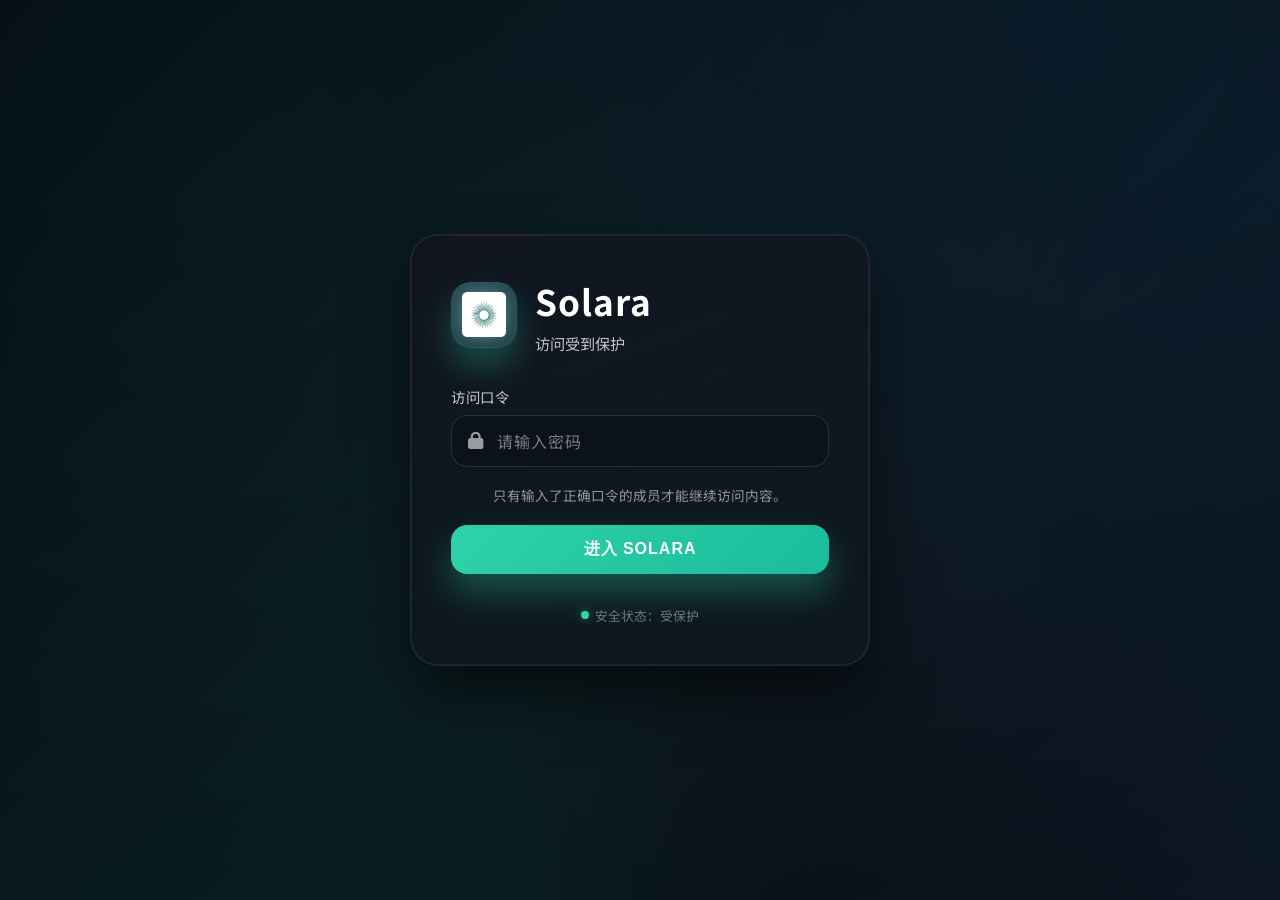
<file: login.html>
<!DOCTYPE html>
<html lang="zh-CN" class="login-page-root">
<head>
  <meta charset="UTF-8">
  <meta http-equiv="Cache-Control" content="no-cache, no-store, must-revalidate">
  <meta http-equiv="Pragma" content="no-cache">
  <meta http-equiv="Expires" content="0">
  <meta name="viewport" content="width=device-width, initial-scale=1.0, maximum-scale=1.0, user-scalable=no">
  <title>登录 - Solara</title>
  <link rel="icon" type="image/svg+xml" href="/favicon.svg">
  <link rel="icon" type="image/png" sizes="32x32" href="/favicon.png">
  <link rel="apple-touch-icon" sizes="180x180" href="/favicon.png">
  <link rel="preconnect" href="https://fonts.googleapis.com">
  <link rel="preconnect" href="https://fonts.gstatic.com" crossorigin>
  <link href="https://fonts.googleapis.com/css2?family=Noto+Sans+SC:wght@300;400;500;700&display=swap" rel="stylesheet">
  <link rel="stylesheet" href="https://cdnjs.cloudflare.com/ajax/libs/font-awesome/6.5.2/css/all.min.css">
  <link rel="stylesheet" href="css/style.css?v=20260521_v11">
  <script src="js/i18n.js?v=20260521_v11"></script>
  <script>
    (function () {
      const ua = navigator.userAgent || "";
      const isMobileUA = /android|iphone|ipad|ipod|mobile|blackberry|phone|opera mini|windows phone/i.test(ua);
      const isSmallScreen = typeof window.matchMedia === "function" && window.matchMedia("(max-width: 820px)").matches;
      const isTablet = (navigator.maxTouchPoints > 0 || 'ontouchstart' in window || 'DocumentTouch' in window) && 
                       !/windows/i.test(ua) && 
                       !/cros/i.test(ua) &&
                       typeof window.matchMedia === "function" && 
                       window.matchMedia("(max-width: 1920px)").matches;
      const isMobile = isMobileUA || isSmallScreen || isTablet;
      window.__SOLARA_IS_MOBILE = isMobile;
      if (!isMobile) {
        document.documentElement.classList.add("desktop-view");
        const desktopLink = document.createElement("link");
        desktopLink.rel = "stylesheet";
        desktopLink.href = "css/desktop.css?v=20260521_v11";
        desktopLink.id = "desktopStylesheet";
        document.head.appendChild(desktopLink);
        return;
      }
      document.documentElement.classList.add("mobile-view");
      if (isTablet) {
        document.documentElement.classList.add("tablet-view");
      }
      const link = document.createElement("link");
      link.rel = "stylesheet";
      link.href = "css/mobile.css?v=20260521_v11";
      link.id = "mobileStylesheet";
      document.head.appendChild(link);
      if (isTablet) {
        const tabletLink = document.createElement("link");
        tabletLink.rel = "stylesheet";
        tabletLink.href = "css/tablet.css?v=20260521_v11";
        tabletLink.id = "tabletStylesheet";
        document.head.appendChild(tabletLink);
      }
      const setViewportUnit = () => {
        const viewportHeight = window.visualViewport ? window.visualViewport.height : window.innerHeight;
        if (typeof viewportHeight === "number" && !Number.isNaN(viewportHeight)) {
          document.documentElement.style.setProperty("--mobile-vh", `${viewportHeight}px`);
        }
      };
      const updateLoginLayout = () => {
        const body = document.body;
        const viewport = window.visualViewport;
        const rawWidth = viewport ? viewport.width : window.innerWidth;
        const hasNumericWidth = typeof rawWidth === "number" && !Number.isNaN(rawWidth);
        const fallbackWidth = window.innerWidth || document.documentElement.clientWidth || 0;
        const width = hasNumericWidth ? rawWidth : fallbackWidth;
        const orientationQuery = typeof window.matchMedia === "function" ? window.matchMedia("(orientation: portrait)") : null;
        const isPortrait = orientationQuery ? orientationQuery.matches : window.innerHeight >= window.innerWidth;
        const isNarrow = width <= 820;
        if (body) {
          body.classList.toggle("portrait-mobile", Boolean(isPortrait && isNarrow));
        }
        let scale = 1;
        if (width) {
          if (isPortrait && width < 430) {
            scale = Math.min(1, Math.max(0.8, width / 430));
          } else if (!isPortrait && width < 540) {
            scale = Math.min(1, Math.max(0.85, width / 540));
          }
        }
        document.documentElement.style.setProperty("--login-scale", scale.toFixed(4));
      };
      const handleLayoutChange = () => {
        setViewportUnit();
        updateLoginLayout();
      };
      const applyBodyClass = () => {
        if (document.body) {
          document.body.classList.add("mobile-view");
          if (isTablet) {
            document.body.classList.add("tablet-view");
          }
        }
        handleLayoutChange();
      };
      if (document.readyState === "loading") {
        document.addEventListener("DOMContentLoaded", applyBodyClass, { once: true });
      } else {
        applyBodyClass();
      }
      window.addEventListener("resize", handleLayoutChange);
      window.addEventListener("orientationchange", handleLayoutChange);
      if (window.visualViewport) {
        window.visualViewport.addEventListener("resize", handleLayoutChange);
        window.visualViewport.addEventListener("scroll", handleLayoutChange);
      }
      handleLayoutChange();
    })();
  </script>
  <style>
    :root {
      --login-scale: 1;
    }

    html.login-page-root {
      min-height: var(--mobile-vh, 100dvh);
      height: auto;
    }

    html.login-page-root,
    body.login-page {
      overflow-x: hidden;
    }

    html.login-page-root.mobile-view {
      height: auto;
      overflow-y: auto;
    }

    body.login-page {
      position: relative;
      margin: 0;
      padding: clamp(16px, 4vw, 40px);
      font-family: 'Noto Sans SC', 'Segoe UI', Arial, sans-serif;
      display: flex;
      justify-content: center !important;
      align-items: center !important;
      min-height: var(--mobile-vh, 100dvh);
      color: var(--text-color);
      background: radial-gradient(circle at 20% 20%, rgba(26, 188, 156, 0.35), transparent 55%),
                  radial-gradient(circle at 80% 0%, rgba(52, 152, 219, 0.28), transparent 50%),
                  #07090f;
      overflow-x: hidden;
      overflow-y: auto;
    }

    body.login-page.mobile-view {
      position: static;
      inset: auto;
      width: auto;
      height: auto;
      min-height: var(--mobile-vh, 100dvh);
      padding: calc(env(safe-area-inset-top, 0px) + clamp(18px, 6vw, 32px))
               clamp(18px, 6vw, 32px)
               calc(env(safe-area-inset-bottom, 0px) + clamp(24px, 7vw, 36px));
      display: flex;
      flex-direction: column;
      justify-content: center;
      align-items: center;
      overflow-y: auto;
    }

    body.login-page.mobile-view.portrait-mobile {
      padding: calc(env(safe-area-inset-top, 0px) + clamp(20px, 8vw, 32px))
               clamp(18px, 7vw, 28px)
               calc(env(safe-area-inset-bottom, 0px) + clamp(26px, 9vw, 38px));
    }

    body.login-page.mobile-view .background-stage {
      display: block;
    }

    .background-stage {
      position: fixed;
      inset: 0;
      width: 100%;
      max-width: 100vw;
      box-sizing: border-box;
      overflow: hidden;
      pointer-events: none;
      z-index: -2;
    }

    .background-stage__layer {
      position: absolute;
      inset: -40% -20%;
      filter: blur(110px);
      opacity: 0.8;
      transform: rotate(5deg);
      background: conic-gradient(from 180deg,
        rgba(26, 188, 156, 0.55),
        rgba(64, 224, 208, 0.35),
        rgba(52, 152, 219, 0.4),
        rgba(17, 17, 23, 0.8));
      animation: auroraShift 18s ease-in-out infinite alternate;
    }

    .background-stage__layer::after {
      content: "";
      position: absolute;
      inset: 20% 18% 15% 25%;
      border-radius: 50%;
      background: radial-gradient(circle, rgba(255, 255, 255, 0.18), transparent 60%);
      animation: pulse 12s ease-in-out infinite;
    }

    .background-stage__overlay {
      position: absolute;
      inset: 0;
      background: linear-gradient(135deg, rgba(5, 10, 18, 0.92) 0%, rgba(8, 17, 24, 0.65) 100%);
      z-index: 1;
    }

    @keyframes auroraShift {
      0% { transform: translateY(-5%) rotate(8deg) scale(1.1); }
      50% { transform: translateY(3%) rotate(2deg) scale(1.05); }
      100% { transform: translateY(-2%) rotate(-4deg) scale(1.12); }
    }

    @keyframes pulse {
      0%, 100% { opacity: 0.45; transform: scale(1); }
      50% { opacity: 0.8; transform: scale(1.1); }
    }

    .login-shell {
      position: relative;
      width: min(460px, 100%);
      z-index: 2;
      display: flex;
      align-items: center;
      justify-content: center;
      margin-inline: auto;
      min-height: calc(var(--mobile-vh, 100dvh) - env(safe-area-inset-top, 0px) - env(safe-area-inset-bottom, 0px));
    }

    html.desktop-view .login-shell {
      min-height: auto;
    }

    body.login-page.mobile-view .login-shell {
      width: 100%;
      max-width: 440px;
      padding: 0;
      min-height: auto;
      flex: 1 1 auto;
    }

    body.login-page.mobile-view.portrait-mobile .login-shell {
      min-height: auto;
    }

    .login-container {
      background: linear-gradient(160deg, rgba(17, 21, 32, 0.9) 0%, rgba(14, 24, 29, 0.78) 100%);
      border-radius: 28px;
      padding: clamp(28px, 5vw, 40px);
      border: 1px solid rgba(255, 255, 255, 0.08);
      box-shadow:
        0 30px 60px rgba(0, 0, 0, 0.55),
        inset 0 0 0 1px rgba(255, 255, 255, 0.05);
      display: flex;
      flex-direction: column;
      gap: clamp(20px, 4vw, 32px);
      backdrop-filter: blur(18px);
      -webkit-backdrop-filter: blur(18px);
      color: #f2f6f9;
      width: 100%;
      box-sizing: border-box;
      transform: scale(var(--login-scale));
      transform-origin: center;
      transition: transform 0.25s ease;
      will-change: transform;
      margin-inline: auto;
    }

    body.login-page.mobile-view.portrait-mobile .login-container {
      justify-content: center;
    }

    .login-header {
      display: flex;
      align-items: center;
      gap: 18px;
    }

    .logo-circle {
      width: 64px;
      height: 64px;
      border-radius: 20px;
      background: linear-gradient(145deg, rgba(34, 48, 63, 0.85), rgba(22, 36, 48, 0.95));
      border: 1px solid rgba(82, 233, 210, 0.25);
      display: flex;
      align-items: center;
      justify-content: center;
      box-shadow:
        0 18px 32px rgba(51, 211, 175, 0.28),
        inset 0 0 18px rgba(82, 233, 210, 0.22);
      overflow: hidden;
    }

    .logo-circle img {
      width: 70%;
      height: 70%;
      object-fit: contain;
      filter: brightness(0) invert(1) drop-shadow(0 0 10px rgba(146, 255, 236, 0.6));
    }

    .title-group {
      display: flex;
      flex-direction: column;
      gap: 6px;
    }

    .login-title {
      font-size: clamp(1.9rem, 3vw, 2.2rem);
      font-weight: 700;
      margin: 0;
      letter-spacing: 1px;
      color: #ffffff;
    }

    .login-desc {
      margin: 0;
      color: rgba(255, 255, 255, 0.75);
      font-size: 0.95rem;
    }

    .login-form {
      display: flex;
      flex-direction: column;
      gap: 18px;
    }

    .field {
      display: flex;
      flex-direction: column;
      gap: 8px;
    }

    .field-label {
      font-size: 0.9rem;
      letter-spacing: 0.5px;
      color: rgba(255, 255, 255, 0.76);
    }

    .input-wrapper {
      position: relative;
      display: flex;
      align-items: center;
      background: rgba(12, 18, 24, 0.75);
      border: 1px solid rgba(255, 255, 255, 0.12);
      border-radius: 16px;
      padding: 12px 16px;
      transition: border-color 0.3s ease, box-shadow 0.3s ease;
    }

    .input-wrapper:focus-within {
      border-color: rgba(51, 211, 175, 0.8);
      box-shadow: 0 0 0 3px rgba(51, 211, 175, 0.18);
    }

    .input-wrapper i {
      color: rgba(255, 255, 255, 0.58);
      font-size: 1.1rem;
      margin-right: 12px;
    }

    .login-form input {
      flex: 1;
      background: transparent;
      border: none;
      outline: none;
      color: #ffffff;
      font-size: 1rem;
      font-family: inherit;
      letter-spacing: 1px;
    }

    .login-form input::placeholder {
      color: rgba(255, 255, 255, 0.45);
    }

    .login-hint {
      margin: 0;
      font-size: 0.85rem;
      color: rgba(255, 255, 255, 0.55);
      line-height: 1.6;
      text-align: center;
    }

    .login-form button {
      padding: 14px 18px;
      border: none;
      border-radius: 16px;
      background: linear-gradient(135deg, #2fd2a8, #1abc9c);
      color: #ffffff;
      font-size: 1rem;
      font-weight: 600;
      letter-spacing: 1px;
      text-transform: uppercase;
      cursor: pointer;
      transition: transform 0.25s ease, box-shadow 0.25s ease, background 0.3s ease;
      box-shadow: 0 18px 35px rgba(42, 201, 165, 0.35);
    }

    .login-form button:hover {
      transform: translateY(-2px);
      box-shadow: 0 22px 40px rgba(42, 201, 165, 0.45);
    }

    .login-form button:active {
      transform: translateY(0);
      box-shadow: 0 14px 28px rgba(42, 201, 165, 0.35);
    }

    .login-footer {
      display: flex;
      justify-content: center;
      align-items: center;
      font-size: 0.8rem;
      color: rgba(255, 255, 255, 0.4);
      text-align: center;
    }

    .login-footer .status-dot {
      display: inline-flex;
      width: 8px;
      height: 8px;
      border-radius: 50%;
      background: #33d3af;
      box-shadow: 0 0 10px rgba(51, 211, 175, 0.5);
    }

    .login-footer .status-message {
      display: inline-flex;
      align-items: center;
      gap: 6px;
    }

    @media (max-width: 768px) {
      body.login-page {
        padding: clamp(16px, 4vw, 24px);
      }

      .login-container {
        border-radius: 22px;
        padding: clamp(24px, 6vw, 32px);
        gap: 22px;
      }

      .login-header {
        gap: 14px;
      }

      .logo-circle {
        width: 56px;
        height: 56px;
      }

      .login-footer {
        flex-direction: column;
        align-items: center;
        gap: 8px;
      }
    }

    @media (max-width: 480px) {
      body.login-page {
        padding: clamp(16px, 7vw, 24px);
      }

      body.login-page.mobile-view {
        padding: calc(env(safe-area-inset-top, 0px) + clamp(16px, 7vw, 24px))
                 clamp(16px, 7vw, 24px)
                 calc(env(safe-area-inset-bottom, 0px) + clamp(22px, 8vw, 30px));
      }

      body.login-page .login-shell {
        width: 100%;
        max-width: 420px;
      }

      body.login-page .login-container {
        padding: clamp(24px, 7vw, 32px);
      }

      .login-footer {
        flex-direction: column;
        align-items: center;
        gap: 10px;
      }
    }
  </style>
</head>
<body class="login-page">
  <div class="background-stage">
    <div class="background-stage__layer"></div>
    <div class="background-stage__overlay"></div>
  </div>
  <main class="login-shell">
    <section class="login-container">
      <header class="login-header">
        <div class="logo-circle" aria-hidden="true">
          <img src="/favicon.svg" alt="">
        </div>
        <div class="title-group">
          <h1 class="login-title">Solara</h1>
          <p class="login-desc">访问受到保护</p>
        </div>
      </header>
      <form class="login-form" id="login-form">
        <div class="field">
          <label for="password" class="field-label">访问口令</label>
          <div class="input-wrapper">
            <i class="fa-solid fa-lock" aria-hidden="true"></i>
            <input type="password" id="password" placeholder="请输入密码" autocomplete="current-password" required
              oninput="this.value = this.value.replace(/[^\x00-\x7F]/g, '')">
          </div>
        </div>
        <p class="login-hint">只有输入了正确口令的成员才能继续访问内容。</p>
        <button type="submit">进入 Solara</button>
      </form>
      <footer class="login-footer" aria-live="polite">
        <span class="status-message"><span class="status-dot" aria-hidden="true"></span>安全状态：受保护</span>
      </footer>
    </section>
  </main>
  <div id="notification" class="notification" role="status" aria-live="polite"></div>
  <script>
    (function () {
      const storedExpiry = localStorage.getItem("authExpiry");
      if (storedExpiry) {
        localStorage.removeItem("authExpiry");
      }
    })();
    const notification = document.getElementById("notification");
    let notificationTimer;
    const showNotification = (message, type = "success") => {
      if (!notification) {
        if (typeof window.alert === "function") {
          window.alert(message);
        }
        return;
      }
      notification.textContent = message;
      notification.className = `notification ${type}`;
      notification.classList.add("show");
      if (notificationTimer) {
        clearTimeout(notificationTimer);
      }
      notificationTimer = window.setTimeout(() => {
        notification.classList.remove("show");
      }, 3000);
    };
    document.getElementById("login-form")?.addEventListener("submit", async (event) => {
      event.preventDefault();
      const pwdInput = document.getElementById("password");
      const password = pwdInput instanceof HTMLInputElement ? pwdInput.value : "";
      try {
        const response = await fetch("/api/login", {
          method: "POST",
          headers: { "Content-Type": "application/json" },
          credentials: "include",
          body: JSON.stringify({ password }),
        });
        if (response.ok) {
          window.location.href = "/";
          return;
        }
        showNotification("密码错误，请重试", "error");
      } catch (error) {
        console.error(error);
        showNotification("登录出错，请稍后再试", "error");
      }
    });
  </script>
</body>
</html>
</file>
<file: css/style.css>
:root {
    --font-main: 'Noto Sans SC', 'Segoe UI', Arial, sans-serif;
    --bg-gradient: linear-gradient(140deg, #e0f5e9 0%, #c6f0e0 35%, #a3e4d7 100%);
    --bg-gradient-next: var(--bg-gradient);
    --container-bg: rgba(255, 255, 255, 0.6);
    --container-shadow: rgba(0, 0, 0, 0.1);
    --backdrop-blur: 12px;
    --text-color: #2c3e50;
    --text-secondary-color: #7f8c8d;
    --primary-color: #1abc9c;
    --primary-color-dark: #12836d;
    --warning-color: #e74c3c;
    --success-color: #2ecc71;
    --success-color-hover: #27ae60;
    --item-hover-bg: rgba(26, 188, 156, 0.1);
    --item-current-bg: rgba(26, 188, 156, 0.2);
    --item-current-text: var(--text-color);
    --border-color: rgba(0, 0, 0, 0.1);
    --lyrics-highlight-bg: rgba(46, 204, 113, 0.12);
    --lyrics-highlight-text: #1e9f78;
    --lyrics-highlight-shadow: rgba(46, 204, 113, 0.18);
    --component-bg: rgba(255, 255, 255, 0.5);
    --scrollbar-thumb-bg: rgba(0, 0, 0, 0.2);
    --scrollbar-track-bg: transparent;
}

.dark-mode {
    --bg-gradient: linear-gradient(135deg, #0b1d1b 0%, #0f2f2c 45%, #123c36 100%);
    --container-bg: rgba(30, 30, 30, 0.6);
    --container-shadow: rgba(0, 0, 0, 0.3);
    --text-color: #ecf0f1;
    --text-secondary-color: #95a5a6;
    --primary-color: #1abc9c;
    --primary-color-dark: #17a589;
    --item-hover-bg: rgba(26, 188, 156, 0.1);
    --item-current-bg: rgba(26, 188, 156, 0.2);
    --border-color: rgba(255, 255, 255, 0.15);
    --lyrics-highlight-bg: rgba(26, 188, 156, 0.12);
    --lyrics-highlight-text: #34d1b6;
    --component-bg: rgba(44, 44, 44, 0.5);
    --scrollbar-thumb-bg: rgba(255, 255, 255, 0.2);
    --success-color-hover: #1f8a4f;
}

.dark-mode .source-menu {
    background: rgba(44, 44, 44, 0.95);
    border-color: var(--primary-color);
}

.dark-mode .source-option {
    color: #ecf0f1;
}

.dark-mode .source-option:hover,
.dark-mode .source-option.active {
    color: #ffffff;
}

::-webkit-scrollbar { width: 6px; }
::-webkit-scrollbar-track { background: var(--scrollbar-track-bg); }
::-webkit-scrollbar-thumb { background: var(--scrollbar-thumb-bg); border-radius: 3px; }
::-webkit-scrollbar-thumb:hover { background: var(--primary-color); }

body {
    font-family: var(--font-main);
    display: flex;
    justify-content: center;
    align-items: center;
    min-height: 100dvh;
    margin: 0;
    padding: 20px;
    box-sizing: border-box;
    color: var(--text-color);
    transition: color 0.5s;
    background-color: #0f0f0f;
}

.background-stage {
    position: fixed;
    inset: 0;
    width: 100%;
    max-width: 100vw;
    box-sizing: border-box;
    pointer-events: none;
    z-index: -2;
    overflow: hidden;
}

.background-stage__layer {
    position: absolute;
    inset: 0;
    background-attachment: fixed;
    background-size: cover;
    background-position: center;
    filter: saturate(105%);
}

.background-stage__layer--base {
    background-image: var(--bg-gradient);
}

.background-stage__layer--transition {
    background-image: var(--bg-gradient-next);
    opacity: 0;
    transition: opacity 0.85s ease;
}

body.background-transitioning .background-stage__layer--transition {
    opacity: 1;
}

/* 16:9 容器布局 */
.container {
    width: min(1200px, 100%);
    margin: 0 auto;
    background: var(--container-bg);
    border-radius: 24px;
    padding: 30px;
    box-shadow: 0 20px 60px rgba(0,0,0,0.1);
    border: 1px solid var(--border-color);
    aspect-ratio: 16/9;
    height: 80vh;
    max-height: 700px;
    display: grid;
    grid-template-areas:
        "header header header"
        "search search search"
        "cover playlist lyrics"
        "controls controls controls";
    grid-template-rows: auto auto 1fr 80px;
    grid-template-columns: 300px 1fr 1fr;
    gap: 20px;
    transition: background 0.5s, box-shadow 0.5s;
    overflow: visible;
    position: relative;
}

/* 搜索模式下的容器布局 */
.container.search-mode {
    grid-template-areas: 
        "header header header"
        "search search search"
        "search search search"
        "controls controls controls";
}

.header { 
    grid-area: header;
    text-align: center; 
    position: relative; 
}
.header h1 { 
    margin: 0; 
    font-size: 2.2em; 
    font-weight: 700; 
    color: var(--primary-color); 
    letter-spacing: 1px;
    user-select: none;
    cursor: default;
}
.header .warning { 
    color: var(--text-secondary-color); 
    font-size: 0.9em; 
    margin-top: 10px; 
    font-style: italic; 
}

/* 设置按钮齿轮动画及大小 */
#openSettingsBtn i {
    font-size: 19px;
}
#openSettingsBtn:hover i {
    animation: gear-spin 0.6s linear;
}

@keyframes gear-spin {
    from { transform: rotate(0deg); }
    to { transform: rotate(180deg); }
}

/* 搜索区域样式 - 增强动效 */
.search-area {
    grid-area: search;
    background: var(--component-bg);
    border-radius: 16px;
    padding: 20px;
    border: 1px solid var(--border-color);
    position: relative;
    transition: all 0.5s cubic-bezier(0.4, 0, 0.2, 1);
    z-index: 10;
    overflow: visible;
    display: flex;
    flex-direction: column;
}

.search-area *,
.search-area *::before,
.search-area *::after {
    box-sizing: border-box;
}

/* 搜索模式下的搜索区域 */
.container.search-mode .search-area {
    background: var(--component-bg);
    backdrop-filter: blur(20px);
    -webkit-backdrop-filter: blur(20px);
    box-shadow: 0 10px 40px rgba(0,0,0,0.2);
    border: 2px solid var(--primary-color);
}

.search-header {
    display: none;
}

.search-controls-wrapper {
    display: flex;
    gap: 10px;
    align-items: center;
    margin-bottom: 15px;
    flex-shrink: 0;
    position: relative;
}

.search-bar-unified {
    flex: 1;
    display: flex;
    gap: 10px;
    align-items: center;
}

.search-input-wrapper {
    flex: 1;
    display: flex;
    align-items: center;
    padding: 12px 16px;
    border: 2px solid var(--border-color);
    border-radius: 12px;
    background: var(--component-bg);
    transition: all 0.3s ease;
}

.search-input-wrapper:focus-within {
    border-color: var(--primary-color);
    box-shadow: 0 0 0 3px rgba(26, 188, 156, 0.12);
}

.search-icon {
    color: var(--text-secondary-color);
    margin-right: 10px;
    font-size: 14px;
}

.search-input {
    flex: 1;
    border: none;
    background: transparent;
    color: var(--text-color);
    font-size: 16px;
    font-family: inherit;
    outline: none;
    padding: 0;
}

.source-select-wrapper {
    position: relative;
    flex-shrink: 0;
}

.source-select-btn {
    display: flex;
    align-items: center;
    justify-content: space-between;
    gap: 8px;
    padding: 12px 18px;
    border: 1px solid var(--border-color);
    border-radius: 12px;
    background: var(--component-bg);
    color: var(--text-color);
    font-size: 16px;
    font-family: inherit;
    font-weight: 500;
    cursor: pointer;
    transition: all 0.25s ease;
    min-width: 150px;
    position: relative;
    box-shadow: none;
}

.source-select-btn:hover,
.source-select-btn.active {
    border-color: var(--primary-color);
    color: var(--primary-color);
    box-shadow: 0 10px 24px rgba(26, 188, 156, 0.2);
    background: var(--component-bg);
}

.source-select-btn:focus-visible {
    outline: none;
    box-shadow: 0 0 0 3px rgba(26, 188, 156, 0.18);
}

.source-select-btn .caret-icon {
    font-size: 0.8em;
    transition: transform 0.25s ease;
}

.source-select-btn.active .caret-icon {
    transform: rotate(-180deg);
}

.source-menu {
    position: absolute;
    top: calc(100% + 10px);
    left: 0;
    right: auto;
    bottom: auto;
    background: rgba(255, 255, 255, 0.95);
    border-radius: 12px;
    box-shadow: 0 12px 30px rgba(0,0,0,0.18);
    border: 1px solid var(--border-color);
    box-sizing: border-box;
    min-width: 100%;
    max-height: 320px;
    overflow-y: auto;
    overflow-x: hidden;
    opacity: 0;
    visibility: hidden;
    transform: translateY(-10px);
    transition: opacity 0.18s ease, transform 0.18s ease;
    backdrop-filter: blur(12px);
    -webkit-backdrop-filter: blur(12px);
    z-index: 100000;
    pointer-events: none;
}

.source-menu.show {
    opacity: 1;
    visibility: visible;
    transform: translateY(0);
    pointer-events: auto;
}

.source-menu.open-upwards {
    top: auto;
    bottom: calc(100% + 10px);
    transform-origin: bottom center;
}

.source-menu.open-downwards {
    top: calc(100% + 10px);
    bottom: auto;
    transform-origin: top center;
}

.source-option {
    display: flex;
    align-items: center;
    justify-content: space-between;
    gap: 12px;
    padding: 12px 16px;
    font-size: 0.95em;
    color: var(--text-color);
    cursor: pointer;
    transition: all 0.2s ease;
    background: transparent;
}

.source-option:hover,
.source-option.active {
    background: var(--primary-color);
    color: #ffffff;
}

.source-option i {
    font-size: 0.85em;
    opacity: 0.6;
}

.source-option.active i {
    opacity: 1;
}

.search-btn {
    background: var(--primary-color);
    color: white;
    border: none;
    border-radius: 12px;
    padding: 12px 20px;
    cursor: pointer;
    font-size: 16px;
    transition: all 0.2s ease;
    display: flex;
    align-items: center;
    gap: 8px;
}

.search-btn:hover {
    background: var(--primary-color-dark);
    transform: translateY(-1px);
}

.search-btn:disabled {
    background: var(--text-secondary-color);
    cursor: not-allowed;
    transform: none;
}

/* 搜索结果区域 - 增强动效 */
.search-results {
    max-height: 0;
    overflow: hidden;
    border-top: 1px solid var(--border-color);
    margin-top: 15px;
    margin-left: -20px;
    margin-right: -20px;
    margin-bottom: -20px;
    padding-top: 0;
    padding-left: 20px;
    padding-right: 20px;
    position: relative;
    z-index: 1;
    transition: all 0.5s cubic-bezier(0.4, 0, 0.2, 1);
    opacity: 0;
    border-radius: 0 0 14px 14px;
    flex: 1;
    min-height: 0;
    display: flex;
    flex-direction: column;
    gap: 12px;
}

.search-results-toolbar {
    display: flex;
    justify-content: flex-end;
    align-items: center;
    gap: 8px;
    padding-top: 4px;
    padding-bottom: 4px;
    position: relative;
    z-index: 2;
    background: none;
}

.import-dropdown {
    position: relative;
    display: inline-flex;
    align-items: stretch;
    z-index: 20000;
}

.import-selected-btn {
    display: inline-flex;
    flex-direction: row;
    align-items: center;
    gap: 6px;
    writing-mode: horizontal-tb;
    white-space: nowrap;
}

.import-dropdown-caret {
    font-size: 12px;
}

.import-dropdown-menu {
    position: absolute;
    top: calc(100% + 4px);
    right: 0;
    background: rgba(255, 255, 255, 0.98);
    border: 1px solid var(--border-color);
    border-radius: 8px;
    box-shadow: 0 8px 24px rgba(0, 0, 0, 0.18);
    padding: 6px 0;
    min-width: 160px;
    z-index: 20000;
    pointer-events: auto;
}

.dark-mode .import-dropdown-menu {
    background: rgba(28, 28, 28, 0.98);
    border-color: rgba(255, 255, 255, 0.12);
    box-shadow: 0 10px 28px rgba(0, 0, 0, 0.45);
}

.import-dropdown-menu[hidden] {
    display: none;
}

.import-dropdown-item {
    width: 100%;
    padding: 8px 14px;
    background: transparent;
    border: none;
    text-align: left;
    font-size: 14px;
    color: var(--text-primary-color);
    cursor: pointer;
    transition: background-color 0.2s ease;
}

.import-dropdown-item:hover {
    background: var(--item-hover-bg);
}

.search-results-list {
    display: flex;
    flex-direction: column;
    flex: 1;
    min-height: 0;
}

/* 搜索模式下的搜索结果 */
.container.search-mode .search-results {
    max-height: none;
    height: 100%;
    padding-top: 15px;
    padding-bottom: 20px;
    opacity: 1;
    overflow-y: auto;
    overflow-x: hidden;
}

.search-result-item {
    display: flex;
    justify-content: space-between;
    align-items: center;
    padding: 12px 16px;
    border-radius: 12px;
    cursor: pointer;
    transition: all 0.3s ease;
    margin-bottom: 8px;
    background: rgba(255, 255, 255, 0.3);
    backdrop-filter: blur(10px);
    -webkit-backdrop-filter: blur(10px);
    border: 1px solid rgba(255, 255, 255, 0.2);
    transform: translateY(20px);
    opacity: 0;
    animation: slideInUp 0.4s ease forwards;
    gap: 14px;
}

.search-result-item:nth-child(1) { animation-delay: 0.1s; }
.search-result-item:nth-child(2) { animation-delay: 0.15s; }
.search-result-item:nth-child(3) { animation-delay: 0.2s; }
.search-result-item:nth-child(4) { animation-delay: 0.25s; }
.search-result-item:nth-child(5) { animation-delay: 0.3s; }

@keyframes slideInUp {
    to {
        transform: translateY(0);
        opacity: 1;
    }
}

.search-result-item:hover:not(.selected) {
    background: var(--item-hover-bg);
    transform: translateY(-2px);
    box-shadow: 0 8px 25px rgba(0,0,0,0.15);
}

.search-result-item.selected {
    background: var(--item-current-bg);
    border-color: var(--primary-color);
    box-shadow: 0 12px 28px rgba(26, 188, 156, 0.25);
    transform: translateY(0);
}

.search-result-item.selected .search-result-title {
    color: var(--primary-color);
}

.search-result-item.selected .search-result-select {
    border-color: var(--primary-color);
    background: var(--primary-color);
    color: #ffffff;
    box-shadow: 0 6px 16px rgba(26, 188, 156, 0.35);
}

.search-result-item.selected .search-result-select i {
    opacity: 1;
    transform: scale(1);
}

.search-result-select {
    width: 26px;
    height: 26px;
    border-radius: 50%;
    border: 1px solid rgba(255, 255, 255, 0.4);
    background: rgba(255, 255, 255, 0.65);
    color: transparent;
    display: inline-flex;
    align-items: center;
    justify-content: center;
    flex-shrink: 0;
    transition: all 0.2s ease;
    cursor: pointer;
    box-shadow: 0 4px 12px rgba(0, 0, 0, 0.08);
}

.search-result-select i {
    opacity: 0;
    transform: scale(0.6);
    transition: all 0.2s ease;
    pointer-events: none;
}

.search-result-select:focus-visible {
    outline: none;
    box-shadow: 0 0 0 3px rgba(26, 188, 156, 0.35);
}

.search-result-item .search-result-select:hover {
    border-color: var(--primary-color);
}

.search-result-info {
    flex: 1;
    min-width: 0;
}

.search-result-title {
    font-weight: 600;
    color: var(--text-color);
    white-space: nowrap;
    overflow: hidden;
    text-overflow: ellipsis;
    font-size: 13px;
    margin-bottom: 4px;
}

.search-result-artist {
    font-size: 11px;
    color: var(--text-secondary-color);
    white-space: nowrap;
    overflow: hidden;
    text-overflow: ellipsis;
}

.search-result-actions {
    display: flex;
    gap: 4px;
    margin-left: 12px;
    flex-shrink: 0;
}

.search-result-actions .action-btn {
    width: 28px;
    height: 28px;
    padding: 0;
    border-radius: 8px;
    justify-content: center;
    font-size: 13px;
    gap: 0;
    border: 1px solid transparent;
    background: transparent;
    color: var(--text-secondary-color);
    cursor: pointer;
    display: flex;
    align-items: center;
    z-index: auto;
    font-weight: normal;
    box-shadow: none;
    transition: color 0.18s ease, transform 0.18s ease;
}

.search-result-actions .action-btn i {
    margin: 0;
}

/* 搜索按钮 hover 重置基础类的彩色背景 */
.search-result-actions .action-btn:hover {
    background: transparent;
    transform: scale(1.1);
    box-shadow: none;
}

/* 收藏按钮 - 悬停变红心 */
.search-result-actions .action-btn.favorite:hover {
    color: #ff4d67;
    transform: scale(1.1);
}

/* 收藏激活（已收藏）状态 - 红心 */
.search-result-actions .action-btn.favorite.is-active {
    color: #ff4d67;
}

.search-result-actions .action-btn.favorite.is-active:hover {
    color: #ff4d67;
    transform: scale(1.1);
}

/* 播放按钮 - 悬停变主题色 */
.search-result-actions .action-btn.play:hover {
    color: var(--primary-color);
    transform: scale(1.1);
}

/* 下载按钮 - 悬停变绿色 */
.search-result-actions .action-btn.download {
    position: relative;
    background: transparent;
    padding: 0;
    font-size: 13px;
}

.search-result-actions .action-btn.download:hover {
    color: #2ecc71;
    background: transparent;
    transform: scale(1.1);
    box-shadow: none;
}


.import-selected-btn {
    display: inline-flex;
    flex-direction: row;
    align-items: center;
    gap: 6px;
    writing-mode: horizontal-tb;
    white-space: nowrap;
    border: none;
    border-radius: 999px;
    padding: 8px 16px;
    background: var(--primary-color);
    color: #ffffff;
    font-size: 14px;
    font-weight: 600;
    cursor: pointer;
    transition: transform 0.2s ease, box-shadow 0.2s ease, filter 0.2s ease;
    box-shadow: 0 10px 24px rgba(26, 188, 156, 0.25);
}

.import-selected-btn:disabled {
    cursor: not-allowed;
    background: rgba(127, 140, 141, 0.5);
    box-shadow: none;
    filter: none;
}

.import-selected-btn:not(:disabled):hover,
.import-selected-btn:not(:disabled):focus-visible {
    transform: translateY(-1px);
    box-shadow: 0 14px 30px rgba(26, 188, 156, 0.32);
    filter: brightness(1.05);
}

.import-selected-btn:focus-visible {
    outline: none;
}

.import-selected-count {
    font-weight: 500;
}

.action-btn {
    background: var(--primary-color);
    color: white;
    border: none;
    border-radius: 8px;
    padding: 6px 12px;
    cursor: pointer;
    font-size: 12px;
    transition: all 0.2s ease;
    display: flex;
    align-items: center;
    gap: 6px;
    position: relative;
    z-index: 10000;
    font-weight: 500;
}

.action-btn:hover {
    background: var(--primary-color-dark);
    transform: translateY(-1px);
    box-shadow: 0 4px 12px rgba(26, 188, 156, 0.3);
}

.action-btn.download {
    background: var(--success-color);
    padding: 4px 8px;
    font-size: 10px;
}

.action-btn.download:hover {
    background: #27ae60;
    box-shadow: 0 4px 12px rgba(46, 204, 113, 0.3);
}



/* 主要内容区域 - 播放模式显示，搜索模式隐藏 */
.main-content {
    display: contents;
    transition: all 0.5s cubic-bezier(0.4, 0, 0.2, 1);
}

.container.search-mode .main-content {
    display: none;
}

/* 音乐封面区域 */
.cover-area {
    grid-area: cover;
    background: var(--component-bg);
    border-radius: 16px;
    padding: 20px;
    border: 1px solid var(--border-color);
    display: flex;
    flex-direction: column;
    align-items: center;
    justify-content: center;
    gap: 16px;
    text-align: center;
    box-sizing: border-box;
    height: 100%;
    overflow: hidden;
    transition: all 0.5s cubic-bezier(0.4, 0, 0.2, 1);
}

.album-cover {
    width: 200px;
    height: auto;
    min-height: 200px;
    flex-grow: 0;
    flex-shrink: 0;
    border-radius: 12px;
    background: linear-gradient(45deg, var(--primary-color), var(--success-color));
    display: flex;
    align-items: center;
    justify-content: center;
    margin-bottom: 15px;
    box-shadow: 0 8px 20px rgba(0,0,0,0.15);
    transition: all 0.3s ease;
    overflow: hidden;
}

.album-cover img {
    width: 100%;
    height: 100%;
    object-fit: cover;
    border-radius: 12px;
}

.album-cover.loading {
    animation: pulse 2s infinite;
}

@keyframes pulse {
    0%, 100% { opacity: 1; }
    50% { opacity: 0.7; }
}

.album-cover .placeholder {
    font-size: 48px;
    color: white;
    opacity: 0.8;
}

.current-song-info {
    width: 100%;
}

.current-song-title-row {
    display: inline-flex;
    align-items: center;
    justify-content: center;
    gap: 6px;
    width: 100%;
    margin-bottom: 5px;
}

.current-song-title-row .current-song-title {
    flex: 0 1 auto;
    max-width: calc(100% - 40px);
    min-width: 0;
    text-align: center;
    overflow: hidden;
    text-overflow: ellipsis;
    white-space: nowrap;
}

.current-song-title-row .current-favorite-btn {
    position: static;
    transform: none;
    display: inline-flex;
    align-items: center;
    justify-content: center;
    background: none;
}

.current-song-title {
    font-size: 16px;
    font-weight: 600;
    color: var(--text-color);
    white-space: nowrap;
    overflow: hidden;
    text-overflow: ellipsis;
}

.current-song-artist {
    font-size: 14px;
    color: var(--text-secondary-color);
    white-space: nowrap;
    overflow: hidden;
    text-overflow: ellipsis;
}

/* 播放列表和歌词区域 */
.playlist, .lyrics {
    background: var(--component-bg);
    border-radius: 16px;
    padding: 20px;
    border: 1px solid var(--border-color);
    height: 100%;
    min-width: 0;
    max-width: 100%;
    max-height: 100%;
    box-sizing: border-box;
    transition: all 0.5s cubic-bezier(0.4, 0, 0.2, 1);
    position: relative;
    display: flex;
    flex-direction: column;
    overflow: hidden;
}

.playlist {
    grid-area: playlist;
    background: var(--component-bg);
    border-radius: 16px;
    padding: 72px 20px 24px;
    border: 1px solid var(--border-color);
    display: flex;
    flex-direction: column;
    align-items: center;
    justify-content: center;
    position: relative;
    height: 100%;
    box-sizing: border-box;
}

html.desktop-view .playlist {
    padding-top: 72px;
}

.playlist[hidden],
.playlist.favorites[hidden] {
    display: none !important;
}


.playlist-header {
    position: absolute;
    top: 16px;
    left: 20px;
    right: 12px;
    display: flex;
    align-items: center;
    justify-content: space-between;
    gap: 16px;
    pointer-events: none;
    z-index: 5;
}

.playlist-header > * {
    pointer-events: auto;
}

.playlist-header .playlist-tabs {
    display: flex;
    align-items: center;
    gap: 8px;
    flex: 1;
    min-width: 0;
}

.playlist-actions-tray {
    pointer-events: auto;
    display: flex;
    align-items: center;
    justify-content: flex-end;
    gap: 8px;
    padding: 0;
    background: transparent;
    border: none;
    box-shadow: none;
}

body.dark-mode .playlist-actions-tray {
    background: transparent;
    border: none;
    box-shadow: none;
}

.playlist-action-btn {
    width: 40px;
    height: 40px;
    display: inline-flex;
    align-items: center;
    justify-content: center;
    border-radius: 50%;
    border: 1px solid rgba(15, 23, 42, 0.08);
    background: rgba(255, 255, 255, 0.75);
    color: var(--text-secondary-color);
    font-size: 15px;
    cursor: pointer;
    transition: transform 0.2s ease, box-shadow 0.2s ease, filter 0.2s ease, border-color 0.2s ease;
    box-shadow: 0 8px 18px rgba(15, 23, 42, 0.12);
}

body.dark-mode .playlist-action-btn {
    background: rgba(24, 30, 40, 0.85);
    border: 1px solid rgba(255, 255, 255, 0.08);
    box-shadow: 0 12px 26px rgba(0, 0, 0, 0.35);
    color: var(--text-secondary-color);
}

.playlist-action-btn i {
    pointer-events: none;
}

.playlist-action-btn:hover:not(:disabled),
.playlist-action-btn:focus-visible:not(:disabled) {
    transform: translateY(-2px);
    box-shadow: 0 14px 30px rgba(26, 188, 156, 0.25);
    filter: brightness(1.06);
    border-color: rgba(26, 188, 156, 0.4);
    color: var(--primary-color);
}

.playlist-action-btn:focus-visible {
    outline: none;
}

.playlist-action-btn--export:hover:not(:disabled),
.playlist-action-btn--export:focus-visible:not(:disabled) {
    color: var(--primary-color-dark);
}

.playlist-action-btn--clear {
    color: rgba(231, 76, 60, 0.85);
    border-color: rgba(231, 76, 60, 0.28);
}

.playlist-action-btn--clear:hover:not(:disabled),
.playlist-action-btn--clear:focus-visible:not(:disabled) {
    filter: brightness(1.05);
    box-shadow: 0 16px 32px rgba(231, 76, 60, 0.28);
    color: var(--warning-color);
}

.playlist-action-btn:disabled {
    opacity: 0.5;
    cursor: not-allowed;
    transform: none;
    box-shadow: none;
    filter: none;
}

.playlist-action-btn:disabled:hover {
    background: transparent;
}

.playlist-import-input {
    display: none;
}

html.mobile-view .playlist-header {
    position: static;
    top: auto;
    left: auto;
    right: auto;
    display: flex;
    flex-direction: column;
    align-items: stretch;
    gap: 12px;
    margin-bottom: 12px;
    pointer-events: auto;
}

html.mobile-view #playlist.playlist .playlist-header {
    display: none;
}
html.mobile-view #favorites.playlist .playlist-header {
    display: none;
}

html.mobile-view .playlist-header .playlist-tabs {
    display: none;
}

html.mobile-view .playlist-header .playlist-actions-tray {
    justify-content: flex-end;
    flex-wrap: wrap;
    gap: 10px;
}

html.mobile-view .playlist-header .playlist-action-btn {
    width: 36px;
    height: 36px;
}

/* 当播放列表有内容时，调整布局 */
.playlist:not(.empty) {
    align-items: stretch;
    justify-content: flex-start;
}

/* 播放列表空状态的提示文本 */
.playlist.empty .playlist-scroll::before {
    content: "点击\"探索雷达\"加载在线音乐";
    color: var(--text-secondary-color);
    font-style: italic;
    opacity: 0.7;
    font-size: 0.9em;
}

html[lang="en"] .playlist.empty .playlist-scroll::before {
    content: 'Click "Explore Radar" to load online music';
}

.playlist.favorites.empty::before {
    content: "";
}

.playlist-scroll {
    flex: 1;
    width: 100%;
    overflow-y: auto;
    padding-right: 8px;
    margin-right: -8px;
    overscroll-behavior: contain;
}

.playlist.empty .playlist-scroll {
    display: none;
}

.playlist-tabs {
    display: flex;
    gap: 8px;
}

.playlist-tab {
    display: inline-flex;
    align-items: center;
    justify-content: center;
    padding: 8px 16px;
    border-radius: 12px;
    border: 1px solid var(--border-color);
    background: transparent;
    color: var(--text-secondary-color);
    font-size: 14px;
    font-weight: 500;
    cursor: pointer;
    transition: background-color 0.2s ease, color 0.2s ease, border-color 0.2s ease;
    flex: 0 0 auto;
    min-width: 0;
}

.playlist-tab:focus-visible {
    outline: 2px solid var(--primary-color);
    outline-offset: 2px;
}

.playlist-tab:hover:not(.active) {
    border-color: var(--primary-color);
    color: var(--primary-color);
}

.playlist-tab.active {
    background: var(--primary-color);
    color: #fff;
    border-color: var(--primary-color);
}

.mobile-panel-header .playlist-tabs {
    display: flex;
    gap: 4px;
    justify-self: flex-start;
    flex: 0 0 auto;
}

.mobile-panel-header .playlist-tab {
    flex: 0 0 auto;
    height: 36px;
    padding: 0 12px;
    border-radius: 999px;
    border: 1px solid var(--border-color);
    background: transparent;
    color: var(--text-secondary-color);
    font-size: 12px;
    font-weight: 500;
    cursor: pointer;
    transition: background-color 0.2s ease, color 0.2s ease, border-color 0.2s ease;
}

.mobile-panel-header .playlist-tab.active {
    background: var(--primary-color);
    color: #fff;
    border-color: var(--primary-color);
}

.mobile-panel-header .playlist-tab:hover:not(.active) {
    border-color: var(--primary-color);
    color: var(--primary-color);
}

/* 使收藏列表与播放列表共享相同的定位和内边距 */
.playlist.favorites {
    margin-top: 0;
    padding-top: 72px;
}

/* 切换时隐藏非激活列表的标题和操作按钮 */
.playlist:not(.active) .playlist-header {
    display: none;
}

.favorites[hidden] {
    display: none !important;
}

.playlist-items {
    width: 100%;
}

.playlist-items .playlist-item {
    padding: 10px 12px;
    padding-right: 110px;
    border-radius: 8px;
    transition: all 0.2s ease-in-out;
    cursor: pointer;
    white-space: nowrap;
    overflow: hidden;
    text-overflow: ellipsis;
    position: relative;
    font-size: 14px;
    margin-bottom: 2px;
}
.playlist-items .playlist-item:hover {
    background-color: var(--item-hover-bg);
    color: var(--item-current-text);
    transform: translateX(5px);
}
.playlist-items .playlist-item.current {
    color: var(--item-current-text);
    font-weight: 500;
    background-color: var(--item-current-bg);
}

/* 暗色模式下强化对比度：使用更深背景 + 纯白文字 */
body.dark-mode .playlist-items .playlist-item:hover {
    background-color: rgba(255, 255, 255, 0.12);
    color: #ffffff;
    text-shadow: 0 1px 3px rgba(0, 0, 0, 0.5);
}
body.dark-mode .playlist-items .playlist-item.current {
    background-color: rgba(255, 255, 255, 0.15);
    color: #ffffff;
    font-weight: 600;
    text-shadow: 0 1px 3px rgba(0, 0, 0, 0.5);
}


/* ===== 播放列表操作按钮：极简幽灵风格 ===== */
.playlist-item-favorite,
.playlist-item-download,
.playlist-item-remove {
    position: absolute;
    top: 50%;
    transform: translateY(-50%);
    width: 26px;
    height: 26px;
    border-radius: 8px;
    display: flex;
    align-items: center;
    justify-content: center;
    border: 1px solid transparent;
    padding: 0;
    font-size: 13px;
    cursor: pointer;
    opacity: 0;
    background: transparent;
    color: var(--text-secondary-color);
    transition: opacity 0.18s ease, color 0.18s ease, background 0.18s ease, transform 0.18s ease;
    z-index: 5;
}

.playlist-items .playlist-item:hover .playlist-item-favorite,
.playlist-items .playlist-item:hover .playlist-item-download,
.playlist-items .playlist-item:hover .playlist-item-remove,
.playlist-items .playlist-item:focus-within .playlist-item-favorite,
.playlist-items .playlist-item:focus-within .playlist-item-download,
.playlist-items .playlist-item:focus-within .playlist-item-remove {
    opacity: 1;
}

.playlist-item-favorite {
    right: 74px;
    box-shadow: none;
}
.playlist-item-favorite .fas,
.playlist-item-favorite .far {
    margin: 0;
    transition: color 0.18s ease;
}
.playlist-item-favorite.is-active {
    color: #ff4d67;
}
.playlist-item-favorite.is-active .fas,
.playlist-item-favorite.is-active .far {
    color: #ff4d67;
}

.playlist-item-download {
    right: 42px;
    box-shadow: none;
}

.playlist-item-remove {
    right: 10px;
    box-shadow: none;
}

/* hover 时显示对应功能色 */
.playlist-item-favorite:hover {
    color: #ff4d67;
    transform: translateY(-50%) scale(1.1);
}
.playlist-item-download:hover {
    color: #2ecc71;
    transform: translateY(-50%) scale(1.1);
}
.playlist-item-remove:hover {
    color: #e74c3c;
    transform: translateY(-50%) scale(1.1);
}


.favorite-toggle {
    border: none;
    background: none;
    color: var(--text-secondary-color);
    cursor: pointer;
    padding: 4px;
    display: inline-flex;
    align-items: center;
    justify-content: center;
    transition: color 0.2s ease;
}

.favorite-toggle:hover {
    color: var(--primary-color);
}

.favorite-toggle.is-active {
    color: #ff4d67;
}



.current-favorite-btn {
    font-size: 18px;
}

.favorites .playlist-items .playlist-item {
    padding-right: 150px;
}

/* ===== 收藏列表操作按钮：极简幽灵风格 ===== */
.favorite-item-action {
    position: absolute;
    top: 50%;
    transform: translateY(-50%);
    width: 26px;
    height: 26px;
    border-radius: 8px;
    display: flex;
    align-items: center;
    justify-content: center;
    border: 1px solid transparent;
    cursor: pointer;
    opacity: 0;
    font-size: 13px;
    background: transparent;
    color: var(--text-secondary-color);
    transition: opacity 0.18s ease, color 0.18s ease, background 0.18s ease, transform 0.18s ease;
}

.favorite-item-action--add {
    right: 74px;
}
.favorite-item-action--download {
    right: 42px;
}
.favorite-item-action--remove {
    right: 10px;
}

.favorites .playlist-item:hover .favorite-item-action,
.favorites .playlist-items .playlist-item:focus-within .favorite-item-action {
    opacity: 1;
}

.favorite-item-action--add:hover {
    color: var(--primary-color);
    transform: translateY(-50%) scale(1.1);
}
.favorite-item-action--download:hover {
    color: #2ecc71;
    transform: translateY(-50%) scale(1.1);
}
.favorite-item-action--remove:hover {
    color: #e74c3c;
    transform: translateY(-50%) scale(1.1);
}

html.mobile-view .mobile-panel-header .playlist-tabs {
    gap: 6px;
    justify-self: flex-start;
    flex: 0 0 auto;
}

html.mobile-view .mobile-panel-header .playlist-tab {
    flex: 0 0 auto;
    min-width: 0;
    height: 38px;
    padding: 0 14px;
    border-radius: 999px;
    font-size: 13px;
}

html.mobile-view .playlist-items .playlist-item {
    padding-right: 108px;
}

html.mobile-view .playlist-item-favorite,
html.mobile-view .playlist-item-download,
html.mobile-view .playlist-item-remove {
    width: 28px;
    height: 28px;
    border-radius: 8px;
    opacity: 1;
}

html.mobile-view .playlist-item-favorite {
    right: 88px;
}

html.mobile-view .playlist-item-download {
    right: 48px;
}

html.mobile-view .playlist-item-remove {
    right: 12px;
}

html.mobile-view .playlist-item-favorite:hover,
html.mobile-view .playlist-items .playlist-item:focus-within .playlist-item-favorite,
html.mobile-view .playlist-item-download:hover,
html.mobile-view .playlist-items .playlist-item:focus-within .playlist-item-download,
html.mobile-view .playlist-item-remove:hover,
html.mobile-view .playlist-items .playlist-item:focus-within .playlist-item-remove {
    transform: translateY(-50%);
    box-shadow: none;
    filter: none;
}

html.mobile-view .favorites .favorite-item-action {
    opacity: 1;
}

html.mobile-view .favorites .favorite-item-action:hover,
html.mobile-view .favorites .playlist-items .playlist-item:focus-within .favorite-item-action {
    transform: translateY(-50%);
    box-shadow: none;
    filter: none;
}

html.mobile-view .favorites .playlist-items .playlist-item {
    padding-right: 108px;
}

html.mobile-view .favorites .favorite-item-action {
    width: 28px;
    height: 28px;
    border-radius: 8px;
}

html.mobile-view .favorites .favorite-item-action--add {
    right: 88px;
}

html.mobile-view .favorites .favorite-item-action--download {
    right: 48px;
}

html.mobile-view .favorites .favorite-item-action--remove {
    right: 12px;
}
/* 动态质量菜单样式 */
.dynamic-quality-menu {
    background: #ffffff;
    border: 1px solid var(--border-color);
    border-radius: 12px;
    box-shadow: 0 12px 30px rgba(0, 0, 0, 0.2);
    padding: 6px 0;
    min-width: 180px;
    overflow: hidden;
    z-index: 100000;
}

.dark-mode .dynamic-quality-menu {
    background: #1c1c1c;
    border-color: rgba(255, 255, 255, 0.15);
    box-shadow: 0 12px 34px rgba(0, 0, 0, 0.6);
}

.lyrics {
    grid-area: lyrics;
    text-align: center;
    font-size: 1em;
    line-height: 2;
    word-wrap: break-word;
    overflow-wrap: break-word;
    max-width: 100%;
    display: flex;
    flex-direction: column;
    align-items: stretch;
    justify-content: center;
}

.lyrics-scroll {
    flex: 1;
    width: 100%;
    overflow-y: auto;
    overflow-x: hidden;
    display: flex;
    flex-direction: column;
    align-items: center;
    justify-content: center;
    padding-right: 8px;
    margin-right: -8px;
    overscroll-behavior: contain;
}

/* 当歌词容器有内容时的样式 */
.lyrics:not(.empty) .lyrics-scroll {
    align-items: flex-start;
    justify-content: flex-start;
}

.lyrics-content {
    width: 100%;
}

.lyrics-content > div {
    white-space: pre-wrap;
    padding: 5px;
    margin-bottom: 5px;
    word-wrap: break-word;
    overflow-wrap: break-word;
    max-width: 100%;
}

/* 当歌词容器只有默认文本时的样式 */
.lyrics.empty[data-placeholder="default"] .lyrics-content {
    display: none;
}

.lyrics.empty[data-placeholder="default"] .lyrics-scroll::before {
    content: "歌词将在此处同步显示";
    color: var(--text-secondary-color);
    font-style: italic;
    opacity: 0.7;
    font-size: 0.9em;
}

html[lang="en"] .lyrics.empty[data-placeholder="default"] .lyrics-scroll::before {
    content: "Lyrics will be displayed here";
}

.lyrics.empty[data-placeholder="message"] .lyrics-scroll::before {
    content: none;
}
.lyrics .current { 
    color: var(--lyrics-highlight-text); 
    font-weight: 700; 
    background-color: var(--lyrics-highlight-bg); 
    transform: scale(1.05); 
    box-shadow: 0 4px 15px var(--lyrics-highlight-shadow); 
}

/* 控制区域 */
.controls {
    grid-area: controls;
    display: grid;
    grid-template-columns: 300px 1fr auto;
    grid-template-areas: "transport progress trailing";
    align-items: center;
    column-gap: 20px;
    row-gap: 12px;
    width: 100%;
    transition: all 0.5s cubic-bezier(0.4, 0, 0.2, 1);
}
.controls button {
    background: var(--primary-color);
    color: white;
    border: none;
    border-radius: 50%;
    cursor: pointer;
    font-size: 1.2em; 
    width: 50px; 
    height: 50px; 
    display: flex; 
    justify-content: center; 
    align-items: center; 
    transition: all 0.2s ease; 
    box-shadow: 0 4px 10px rgba(0,0,0,0.1); 
}
.controls button:hover { 
    background: var(--primary-color-dark); 
    transform: translateY(-2px); 
    box-shadow: 0 6px 15px rgba(0,0,0,0.15); 
}
.controls button:active { 
    transform: translateY(0); 
    box-shadow: 0 2px 5px rgba(0,0,0,0.1); 
}
.controls button#loadOnlineBtn {
    width: auto;
    border-radius: 25px;
    padding: 0 25px;
    gap: 10px;
}
.controls button#loadOnlineBtn .btn-text {
    display: inline-flex;
    align-items: center;
    gap: 8px;
    line-height: 1;
}
.controls button#loadOnlineBtn .btn-text i {
    line-height: 1;
}
.controls button#loadOnlineBtn .loader {
    display: inline-flex;
    align-items: center;
    justify-content: center;
}
.controls button:disabled { 
    background: var(--text-secondary-color); 
    cursor: not-allowed; 
    transform: none; 
    box-shadow: none; 
}
.transport-controls {
    grid-area: transport;
    display: flex;
    align-items: center;
    gap: 12px;
    justify-self: flex-start;
}

html:not(.mobile-view) .transport-controls {
    justify-self: stretch;
    width: 100%;
    justify-content: space-between;
    gap: 0;
}

html:not(.mobile-view) #playModeBtn {
    margin-right: 0;
}

#mobileQueueToggle {
    display: none;
}

#shuffleToggleBtn {
    display: inline-flex;
    align-items: center;
    justify-content: center;
}

.transport-button--shuffle .shuffle-icon {
    display: inline-flex;
    transition: opacity 0.24s ease, filter 0.24s ease, text-shadow 0.24s ease;
    filter: none;
    text-shadow: none;
}

.transport-button--shuffle .shuffle-icon--off {
    opacity: 0.9;
}

.transport-button--shuffle .shuffle-icon--on {
    opacity: 1;
    filter: drop-shadow(0 0 4px rgba(255, 255, 255, 0.45));
    text-shadow: 0 0 1px currentColor;
}

#playPauseBtn {
    width: 60px;
    height: 60px;
    font-size: 1.4em;
}

/* 光学居中调整 (Optical Centering) */
#playPauseBtn .fa-play {
    margin-left: 4px;
}
.transport-button--prev .fa-backward-step {
    margin-right: 2px;
}
.transport-button--next .fa-forward-step {
    margin-left: 2px;
}

.progress-container {
    grid-area: progress;
    display: flex;
    align-items: center;
    gap: 12px;
    min-width: 260px;
    width: 100%;
    justify-self: stretch;
}

.control-trailing {
    grid-area: trailing;
    display: flex;
    align-items: center;
    justify-content: space-between;
    gap: 20px;
    width: 100%;
    flex-wrap: wrap;
}

.progress-container span {
    font-variant-numeric: tabular-nums;
    font-size: 0.85em;
    color: var(--text-secondary-color);
}

.progress-container input[type="range"] {
    flex: 1;
    height: 8px;
    border-radius: 999px;
    background: linear-gradient(to right, var(--primary-color) 0%, var(--primary-color) var(--progress, 0%), rgba(255, 255, 255, 0.5) var(--progress, 0%), rgba(255, 255, 255, 0.2) 100%);
    cursor: pointer;
    transition: background 0.2s ease;
}

.audio-tools {
    display: flex;
    align-items: center;
    gap: 16px;
    flex-wrap: wrap;
    justify-content: flex-start;
    flex: 1 1 auto;
}

.control-trailing #loadOnlineBtn {
    margin-left: auto;
}

.volume-container {
    display: flex;
    align-items: center;
    gap: 8px;
    min-width: 140px;
}

.volume-container input[type="range"] {
    width: 110px;
    height: 6px;
    border-radius: 999px;
    background: linear-gradient(to right, var(--primary-color) 0%, var(--primary-color) var(--volume-progress, 100%), rgba(255, 255, 255, 0.2) var(--volume-progress, 100%), rgba(255, 255, 255, 0.1) 100%);
    cursor: pointer;
}

input[type="range"] {
    -webkit-appearance: none;
    appearance: none;
    background: transparent;
}

input[type="range"]::-webkit-slider-thumb {
    -webkit-appearance: none;
    appearance: none;
    width: 16px;
    height: 16px;
    border-radius: 50%;
    background: var(--primary-color);
    box-shadow: 0 2px 6px rgba(0, 0, 0, 0.2);
    transition: transform 0.2s ease;
}

input[type="range"]::-moz-range-thumb {
    width: 16px;
    height: 16px;
    border-radius: 50%;
    background: var(--primary-color);
    box-shadow: 0 2px 6px rgba(0, 0, 0, 0.2);
    transition: transform 0.2s ease;
}

input[type="range"]:active::-webkit-slider-thumb,
input[type="range"]:active::-moz-range-thumb {
    transform: scale(1.1);
}

.player-quality {
    position: relative;
}

.controls .player-quality-btn {
    display: flex;
    align-items: center;
    justify-content: center;
    gap: 0;
    padding: 10px 16px;
    border-radius: 8px;
    border: 1px solid var(--border-color);
    background: var(--component-bg);
    color: var(--text-color);
    font-size: 0.9em;
    font-weight: 500;
    cursor: pointer;
    transition: all 0.2s ease;
    width: auto;
    height: auto;
    box-shadow: none;
}

.controls .player-quality-btn:hover,
.controls .player-quality-btn.active {
    border-color: var(--primary-color);
    color: var(--primary-color);
    box-shadow: 0 6px 16px rgba(26, 188, 156, 0.25);
    background: var(--component-bg);
}

.player-quality-menu {
    position: absolute;
    top: calc(100% + 10px);
    right: 0;
    background: #ffffff;
    border-radius: 12px;
    box-shadow: 0 12px 30px rgba(0,0,0,0.2);
    border: 1px solid var(--border-color);
    min-width: 180px;
    overflow: hidden;
    opacity: 0;
    visibility: hidden;
    transform: translateY(-10px);
    transition: all 0.2s ease;
    z-index: 100000;
    pointer-events: none;
}

.dark-mode .player-quality-menu {
    background: #1c1c1c;
    border-color: rgba(255, 255, 255, 0.15);
    box-shadow: 0 12px 34px rgba(0, 0, 0, 0.6);
}

.player-quality-menu.show {
    opacity: 1;
    visibility: visible;
    transform: translateY(0);
    pointer-events: auto;
}

.player-quality-menu.floating {
    position: fixed;
    right: auto;
    left: 0;
    top: 0;
    will-change: opacity, transform;
}

.player-quality-menu.floating:not(.show) {
    opacity: 0;
    visibility: hidden;
}

.player-quality-menu.open-upwards {
    transform-origin: bottom center;
}

.player-quality-menu.open-downwards {
    transform-origin: top center;
}

.player-quality-option,
.quality-option {
    display: flex;
    justify-content: space-between;
    align-items: center;
    gap: 8px;
    padding: 10px 14px;
    font-size: 0.9em;
    color: var(--text-color);
    cursor: pointer;
    transition: all 0.2s ease;
    background: transparent;
}

.player-quality-option:hover,
.player-quality-option.active,
.quality-option:hover,
.quality-option.active {
    background: var(--primary-color);
    color: white;
}

.player-quality-option small,
.quality-option small {
    opacity: 0.7;
}

#audioPlayer {
    position: absolute;
    width: 0;
    height: 0;
    opacity: 0;
    pointer-events: none;
}

/* 播放模式控制按钮 */
.play-mode-controls {
    display: flex;
    gap: 10px;
    align-items: center;
}

.play-mode-btn {
    background: var(--primary-color);
    color: white;
    border: none;
    border-radius: 50%;
    cursor: pointer;
    font-size: 1.2em;
    width: 50px;
    height: 50px;
    display: flex;
    justify-content: center;
    align-items: center;
    transition: all 0.2s ease;
    box-shadow: 0 4px 10px rgba(0,0,0,0.1);
}

.play-mode-btn:hover {
    background: var(--primary-color);
    color: white;
    transform: translateY(-1px);
}

.play-mode-btn.active {
    background: var(--primary-color);
    color: white;
}

/* 下载质量选择菜单 - 修复层级和显示问题 */
.quality-menu {
    position: absolute;
    top: calc(100% + 10px);
    right: 0;
    background: #ffffff;
    border: 1px solid var(--border-color);
    border-radius: 12px;
    box-shadow: 0 12px 30px rgba(0, 0, 0, 0.2);
    z-index: 100000;
    min-width: 180px;
    opacity: 0;
    visibility: hidden;
    transform: translateY(-10px);
    transition: all 0.2s ease;
    pointer-events: none;
    overflow: hidden;
}

.dark-mode .quality-menu {
    background: #1c1c1c;
    border-color: rgba(255, 255, 255, 0.15);
    box-shadow: 0 12px 34px rgba(0, 0, 0, 0.6);
}

/* 确保搜索结果项在质量菜单显示时不会遮挡 */
.search-result-item {
    position: relative;
    z-index: 1;
}

.search-result-item:has(.quality-menu.show) {
    z-index: 1000000;
}

/* 为不支持 :has() 的浏览器提供备用方案 */
.search-result-item.menu-active {
    z-index: 1000000;
}

.quality-menu.show {
    opacity: 1;
    visibility: visible;
    transform: translateY(0);
    pointer-events: auto;
}

/* 加载更多按钮 - 增强样式 */
.load-more-btn {
    width: 100%;
    background: var(--component-bg);
    color: var(--primary-color);
    border: 2px solid var(--primary-color);
    border-radius: 12px;
    padding: 15px;
    cursor: pointer;
    font-size: 14px;
    font-weight: 500;
    transition: all 0.3s ease;
    margin-top: 15px;
    display: flex;
    align-items: center;
    justify-content: center;
    gap: 8px;
    position: relative;
    backdrop-filter: blur(10px);
    -webkit-backdrop-filter: blur(10px);
}

.load-more-btn:hover {
    background: var(--primary-color);
    color: white;
    transform: translateY(-2px);
    box-shadow: 0 6px 20px rgba(26, 188, 156, 0.35);
}

.load-more-btn:disabled {
    background: var(--text-secondary-color);
    border-color: var(--text-secondary-color);
    color: white;
    cursor: not-allowed;
    transform: none;
    box-shadow: none;
}

/* 调试信息样式 */
.debug-info {
    position: fixed;
    top: 10px;
    left: 10px;
    background: rgba(0, 0, 0, 0.8);
    color: white;
    padding: 10px;
    border-radius: 5px;
    font-size: 12px;
    z-index: 10000;
    max-width: 300px;
    max-height: 40vh;
    overflow-y: auto;
    display: none;
}

.debug-info.show {
    display: block;
}

.loader { 
    width: 20px; 
    height: 20px; 
    border: 3px solid var(--primary-color); 
    border-bottom-color: transparent; 
    border-radius: 50%; 
    display: inline-block; 
    box-sizing: border-box; 
    animation: rotation 1s linear infinite; 
}
@keyframes rotation { 
    0% { transform: rotate(0deg); } 
    100% { transform: rotate(360deg); } 
}

.theme-switch-wrapper {
    position: absolute;
    top: 0px;
    right: 0px;
    display: flex;
    justify-content: flex-end;
}

.header-left-controls {
    position: absolute;
    top: 0px;
    left: 0px;
    display: flex;
    justify-content: flex-start;
}

.theme-toggle-button {
    width: 44px;
    height: 44px;
    border-radius: 16px;
    border: 1px solid var(--border-color);
    background: linear-gradient(160deg, rgba(255, 255, 255, 0.85), rgba(255, 255, 255, 0.4));
    backdrop-filter: blur(12px);
    -webkit-backdrop-filter: blur(12px);
    box-shadow: 0 8px 20px rgba(0, 0, 0, 0.12);
    display: flex;
    align-items: center;
    justify-content: center;
    cursor: pointer;
    transition: transform 0.3s ease, box-shadow 0.3s ease, border-color 0.3s ease, background 0.3s ease;
    position: relative;
    overflow: hidden;
    color: var(--primary-color);
}

.theme-toggle-button:focus-visible {
    outline: none;
    box-shadow: 0 0 0 4px rgba(26, 188, 156, 0.25);
}

.theme-toggle-button:hover {
    transform: translateY(-2px);
    box-shadow: 0 12px 26px rgba(0, 0, 0, 0.16);
}

.theme-toggle-button.is-dark {
    background: linear-gradient(160deg, rgba(36, 42, 54, 0.9), rgba(24, 30, 42, 0.7));
    border-color: rgba(26, 188, 156, 0.45);
}

.theme-toggle-button .theme-icon {
    position: absolute;
    font-size: 18px;
    transition: opacity 0.35s ease, transform 0.45s ease;
    opacity: 0;
    transform: scale(0.6) rotate(-20deg);
}

.theme-toggle-button .theme-icon--sun {
    color: #f5a623;
    text-shadow: 0 0 10px rgba(245, 166, 35, 0.4);
}

.theme-toggle-button .theme-icon--moon {
    color: #a29bfe;
    text-shadow: 0 0 10px rgba(162, 155, 254, 0.4);
    transform: scale(0.6) rotate(20deg);
}

.theme-toggle-button:not(.is-dark) .theme-icon--sun {
    opacity: 1;
    transform: scale(1) rotate(0deg);
}

.theme-toggle-button.is-dark .theme-icon--moon {
    opacity: 1;
    transform: scale(1) rotate(0deg);
}

/* 通知样式 */
.notification {
    position: fixed;
    top: 20px;
    right: 20px;
    background: var(--success-color);
    color: white;
    padding: 12px 20px;
    border-radius: 8px;
    box-shadow: 0 4px 12px rgba(0,0,0,0.15);
    z-index: 1000;
    transform: translateX(400px);
    transition: transform 0.3s ease;
}

.notification.show {
    transform: translateX(0);
}

.notification.error {
    background: var(--warning-color);
}

.notification.warning {
    background: #f39c12;
}

/* 视图切换按钮 - 桌面端隐藏 */
.view-toggle {
    display: none;
}

.mobile-panel {
    display: contents;
}

.mobile-turntable {
    width: 100%;
    display: flex;
    align-items: center;
    justify-content: center;
    position: relative;
    margin-bottom: 15px;
}

.mobile-turntable__platter {
    position: relative;
    display: flex;
    align-items: center;
    justify-content: center;
    width: 100%;
    max-width: 220px;
}

/* --- 设置模态框样式 --- */
.modal-overlay {
    position: fixed;
    inset: 0;
    background: rgba(0, 0, 0, 0.4);
    backdrop-filter: blur(8px);
    -webkit-backdrop-filter: blur(8px);
    display: flex;
    align-items: center;
    justify-content: center;
    z-index: -1;
    opacity: 0;
    visibility: hidden;
    pointer-events: none;
    transition: all 0.4s cubic-bezier(0.4, 0, 0.2, 1), z-index 0s 0.4s;
}

.modal-overlay.show {
    z-index: 100000;
    opacity: 1;
    visibility: visible;
    pointer-events: auto;
    transition: all 0.4s cubic-bezier(0.4, 0, 0.2, 1), z-index 0s 0s;
}

.modal-content.settings-content {
    background: var(--container-bg);
    border: 1px solid var(--border-color);
    border-radius: 28px;
    width: min(500px, 90%);
    max-height: 85vh;
    display: flex;
    flex-direction: column;
    box-shadow: 0 25px 50px -12px rgba(0, 0, 0, 0.25);
    transform: translateY(20px) scale(0.95);
    transition: all 0.4s cubic-bezier(0.34, 1.56, 0.64, 1);
}

.modal-overlay.show .modal-content.settings-content {
    transform: translateY(0) scale(1);
}

.modal-header {
    padding: 24px 30px;
    display: flex;
    align-items: center;
    justify-content: space-between;
    border-bottom: 1px solid var(--border-color);
}

.modal-header h2 {
    margin: 0;
    font-size: 1.5rem;
    font-weight: 700;
    color: #1abc9c;
    user-select: none;
}

.close-modal-btn {
    background: transparent;
    border: none;
    color: var(--text-secondary-color);
    font-size: 1.2rem;
    cursor: pointer;
    padding: 8px;
    border-radius: 50%;
    transition: all 0.2s ease;
    display: flex;
    align-items: center;
    justify-content: center;
}

.close-modal-btn:hover {
    background: var(--item-hover-bg);
    color: var(--warning-color);
}

.modal-body {
    padding: 24px 30px;
    overflow-y: auto;
    flex: 1;
}

.settings-section h3 {
    margin: 0 0 8px 0;
    font-size: 1.1rem;
    color: var(--text-color);
}

.settings-hint {
    font-size: 0.9rem;
    color: var(--text-secondary-color);
    margin-bottom: 20px;
}

.genre-grid {
    display: grid;
    grid-template-columns: repeat(auto-fill, minmax(100px, 1fr));
    gap: 12px;
}

.genre-item {
    position: relative;
}

.genre-item input[type="checkbox"] {
    position: absolute;
    opacity: 0;
    cursor: pointer;
    height: 0;
    width: 0;
}

.genre-label {
    display: block;
    padding: 10px 14px;
    background: var(--component-bg);
    border: 1.5px solid var(--border-color);
    border-radius: 12px;
    text-align: center;
    font-size: 0.95rem;
    cursor: pointer;
    transition: all 0.25s ease;
    white-space: nowrap;
    overflow: hidden;
    text-overflow: ellipsis;
}

.genre-item input[type="checkbox"]:checked + .genre-label {
    background: var(--primary-color);
    border-color: var(--primary-color);
    color: white;
    box-shadow: 0 8px 16px rgba(26, 188, 156, 0.3);
    transform: translateY(-2px);
}

.genre-label:hover {
    border-color: var(--primary-color);
    background: var(--item-hover-bg);
}

.modal-footer {
    padding: 20px 30px;
    border-top: 1px solid var(--border-color);
    display: flex;
    justify-content: flex-end;
}

.save-settings-btn {
    background: var(--primary-color);
    color: white;
    border: none;
    padding: 12px 32px;
    border-radius: 14px;
    font-weight: 600;
    font-size: 1rem;
    cursor: pointer;
    transition: all 0.3s ease;
    box-shadow: 0 10px 20px rgba(26, 188, 156, 0.2);
}

.save-settings-btn:hover {
    background: var(--primary-color-dark);
    transform: translateY(-2px);
    box-shadow: 0 14px 28px rgba(26, 188, 156, 0.3);
}

.save-settings-btn:active {
    transform: translateY(0);
}

/* 适配移动端 */
@media (max-width: 820px) {
    .modal-content.settings-content {
        width: 100%;
        height: 100%;
        max-height: 100vh;
        border-radius: 0;
    }
    .modal-header {
        padding: 20px;
    }
    .modal-body {
        padding: 20px;
    }
    .modal-footer {
        padding: 15px 20px;
        padding-bottom: max(15px, env(safe-area-inset-bottom));
    }
    .genre-grid {
        grid-template-columns: repeat(3, 1fr);
    }
}

@keyframes spin {
    from { transform: rotate(0deg); }
    to { transform: rotate(360deg); }
}
</file>
